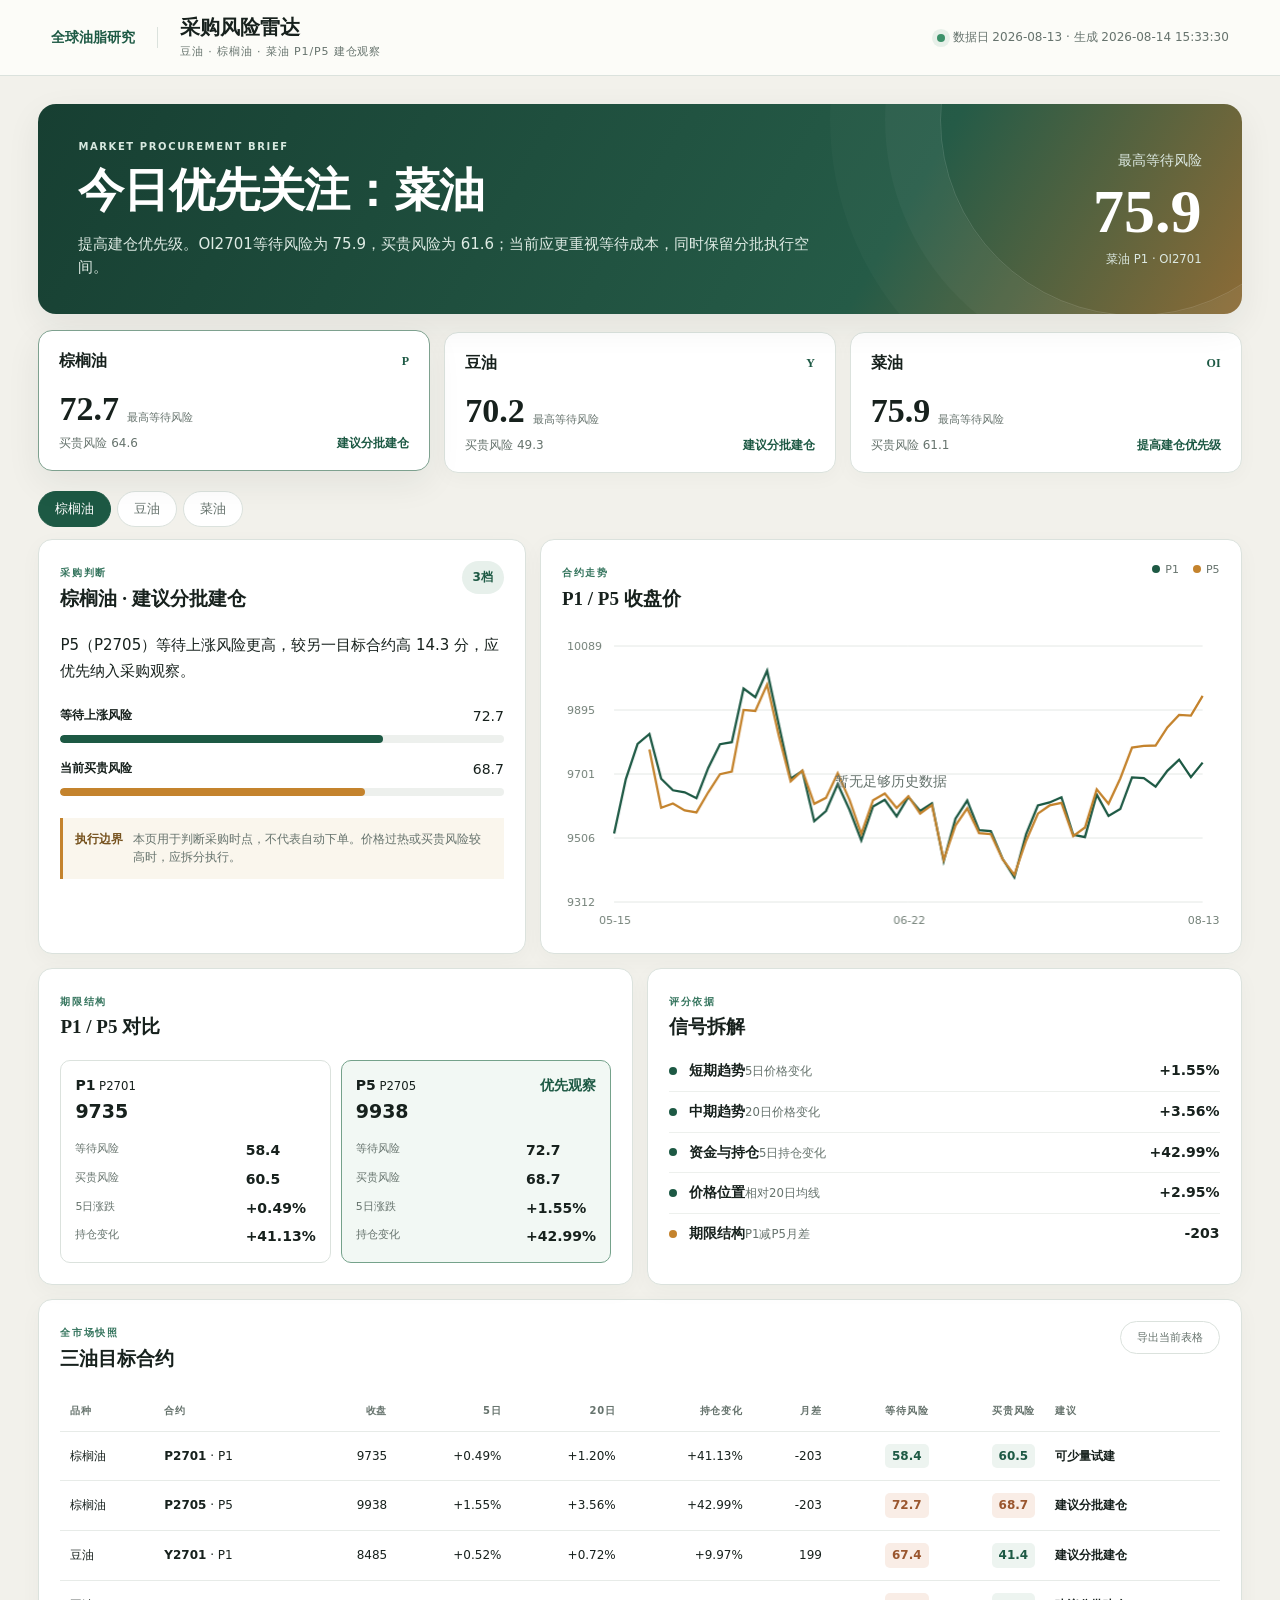
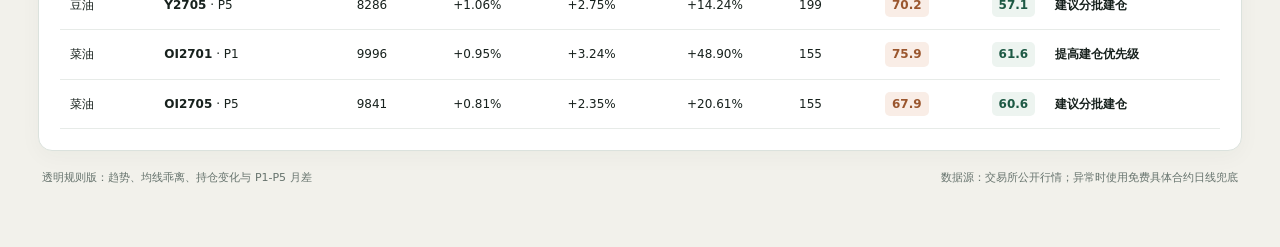
<file: procurement/index.html>
<!doctype html>
<html lang="zh-CN">
<head>
  <meta charset="utf-8">
  <meta name="viewport" content="width=device-width,initial-scale=1">
  <meta name="description" content="豆油、棕榈油、菜油 P1/P5 采购风险雷达">
  <title>三大油脂采购风险雷达</title>
  <link rel="stylesheet" href="./procurement.css?v=1">
</head>
<body>
  <header class="topbar">
    <div class="brand">
      <a class="back" href="../">全球油脂研究</a>
      <div><h1>采购风险雷达</h1><p>豆油 · 棕榈油 · 菜油 P1/P5 建仓观察</p></div>
    </div>
    <div class="asof"><span class="live-dot"></span><span id="asOf">读取最新数据…</span></div>
  </header>

  <main>
    <section class="hero">
      <div>
        <p class="eyebrow">MARKET PROCUREMENT BRIEF</p>
        <h2 id="heroTitle">今日油脂采购优先级</h2>
        <p id="heroCopy" class="hero-copy">正在计算等待上涨与当前买贵的相对风险。</p>
      </div>
      <div class="hero-score"><span>最高等待风险</span><strong id="topRisk">—</strong><small id="topRiskName">—</small></div>
    </section>

    <section id="oilOverview" class="oil-overview" aria-label="三大油脂风险总览"></section>

    <section class="workspace">
      <nav class="oil-tabs" id="oilTabs" aria-label="选择油脂品种"></nav>
      <div class="workspace-grid">
        <article class="panel decision-panel">
          <div class="panel-heading"><div><span class="kicker">采购判断</span><h3 id="decisionTitle">—</h3></div><span id="stageBadge" class="stage-badge">—</span></div>
          <p id="decisionCopy" class="decision-copy">—</p>
          <div id="riskBars" class="risk-bars"></div>
          <div class="guardrail"><b>执行边界</b><span>本页用于判断采购时点，不代表自动下单。价格过热或买贵风险较高时，应拆分执行。</span></div>
        </article>

        <article class="panel chart-panel">
          <div class="panel-heading"><div><span class="kicker">合约走势</span><h3>P1 / P5 收盘价</h3></div><div id="chartLegend" class="chart-legend"></div></div>
          <div class="chart-wrap"><canvas id="priceChart" aria-label="P1与P5历史价格走势图"></canvas><div id="chartEmpty" class="chart-empty" hidden>暂无足够历史数据</div></div>
        </article>
      </div>
    </section>

    <section class="comparison-grid">
      <article class="panel"><div class="panel-heading"><div><span class="kicker">期限结构</span><h3>P1 / P5 对比</h3></div></div><div id="contractCompare" class="contract-compare"></div></article>
      <article class="panel"><div class="panel-heading"><div><span class="kicker">评分依据</span><h3>信号拆解</h3></div></div><div id="signalList" class="signal-list"></div></article>
    </section>

    <section class="panel table-panel">
      <div class="panel-heading"><div><span class="kicker">全市场快照</span><h3>三油目标合约</h3></div><button id="downloadBtn" class="ghost-btn">导出当前表格</button></div>
      <div class="table-scroll"><table><thead><tr><th>品种</th><th>合约</th><th>收盘</th><th>5日</th><th>20日</th><th>持仓变化</th><th>月差</th><th>等待风险</th><th>买贵风险</th><th>建议</th></tr></thead><tbody id="marketTable"></tbody></table></div>
    </section>

    <footer><span id="methodText">透明规则版</span><span>数据源：交易所公开行情；异常时使用免费具体合约日线兜底</span></footer>
  </main>
  <script src="./procurement.js?v=1"></script>
</body>
</html>
</file>
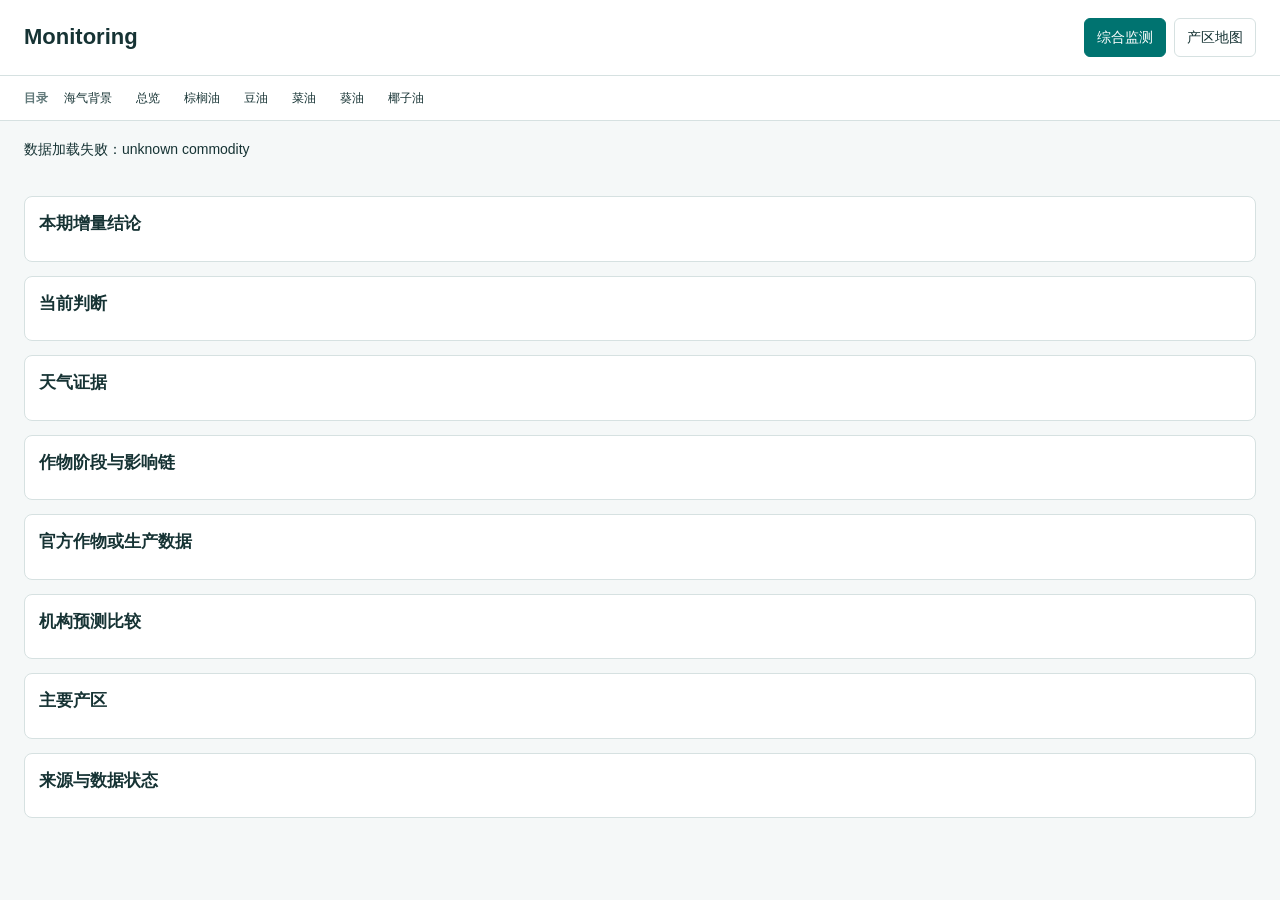
<file: assets/commodity-monitoring/monitoring.html>
<!doctype html><html lang="zh-CN"><head><meta charset="utf-8"><meta name="viewport" content="width=device-width,initial-scale=1"><title>Monitoring</title><link rel="stylesheet" href="../../assets/commodity-monitoring/monitoring.css"></head><body data-root="../.." data-commodity=""><header class="cm-head"><div><h1 id="title">Monitoring</h1><p id="subtitle" class="sub"></p></div><nav class="view-nav"><a class="active" href="./">&#32508;&#21512;&#30417;&#27979;</a><a id="mapNav" href="../../oil/">&#20135;&#21306;&#22320;&#22270;</a></nav></header><nav class="directory-nav"><span>&#30446;&#24405;</span><a href="../../?view=climate">&#28023;&#27668;&#32972;&#26223;</a><a href="../../">&#24635;&#35272;</a><a href="../../palm/monitoring/">&#26837;&#27016;&#27833;</a><a href="../../soybean/monitoring/">&#35910;&#27833;</a><a href="../../rapeseed/monitoring/">&#33756;&#27833;</a><a href="../../sunflower/monitoring/">&#33909;&#27833;</a><a href="../../coconut/monitoring/">&#26928;&#23376;&#27833;</a></nav><main><section id="status" class="status">Loading data...</section><section><div id="countryTabs" class="country-tabs"></div></section><section class="panel"><h2>&#26412;&#26399;&#22686;&#37327;&#32467;&#35770;</h2><div id="increment" class="summary"></div></section><section class="panel"><h2>&#24403;&#21069;&#21028;&#26029;</h2><div id="assessment" class="assessment"></div></section><section class="panel"><h2>&#22825;&#27668;&#35777;&#25454;</h2><div id="weather" class="weather"></div></section><section class="panel"><h2>&#20316;&#29289;&#38454;&#27573;&#19982;&#24433;&#21709;&#38142;</h2><div id="stage"></div></section><section class="panel"><h2>&#23448;&#26041;&#20316;&#29289;&#25110;&#29983;&#20135;&#25968;&#25454;</h2><div id="official"></div></section><section class="panel"><h2>&#26426;&#26500;&#39044;&#27979;&#27604;&#36739;</h2><div id="forecast"></div></section><section class="panel"><h2>&#20027;&#35201;&#20135;&#21306;</h2><div id="regions" class="table-wrap"></div></section><section class="panel"><h2>&#26469;&#28304;&#19982;&#25968;&#25454;&#29366;&#24577;</h2><div id="sources"></div></section></main><script src="../../assets/commodity-monitoring/monitoring.js"></script></body></html>
</file>
<file: procurement/procurement.css>
:root{--ink:#17211d;--muted:#66736d;--line:#dbe2dd;--paper:#f2f1eb;--card:#fff;--green:#1d5944;--green2:#34745d;--amber:#c4832d;--red:#b54b3e;--shadow:0 12px 35px rgba(28,45,36,.07)}
*{box-sizing:border-box}body{margin:0;color:var(--ink);background:var(--paper);font:14px/1.55 "Microsoft YaHei","PingFang SC",system-ui,sans-serif}.topbar{height:76px;padding:0 clamp(18px,4vw,62px);display:flex;align-items:center;justify-content:space-between;background:#fcfcf8;border-bottom:1px solid var(--line);position:sticky;top:0;z-index:10}.brand{display:flex;align-items:center;gap:22px}.brand h1,.brand p,h2,h3,p{margin:0}.brand h1{font:700 20px/1.2 Georgia,"Microsoft YaHei",serif}.brand p{font-size:11px;color:var(--muted);letter-spacing:.08em;margin-top:4px}.back{color:var(--green);text-decoration:none;font-weight:700;padding-right:22px;border-right:1px solid var(--line)}.asof{display:flex;align-items:center;gap:8px;font-size:12px;color:var(--muted)}.live-dot{width:8px;height:8px;background:#3c916a;border-radius:50%;box-shadow:0 0 0 5px #3c916a1b}
main{max-width:1500px;margin:auto;padding:28px clamp(16px,3vw,44px) 42px}.hero{min-height:210px;border-radius:18px;padding:34px 40px;background:linear-gradient(120deg,#173f32,#255b47 70%,#8c6b36);color:#fff;display:flex;align-items:center;justify-content:space-between;gap:25px;box-shadow:var(--shadow);position:relative;overflow:hidden}.hero:after{content:"";position:absolute;right:-90px;top:-180px;width:390px;height:390px;border:1px solid #ffffff24;border-radius:50%;box-shadow:0 0 0 55px #ffffff08,0 0 0 110px #ffffff06}.eyebrow,.kicker{font-size:10px;font-weight:800;letter-spacing:.16em;text-transform:uppercase}.eyebrow{color:#d7e8df;margin-bottom:11px}.hero h2{font:700 clamp(28px,4vw,46px)/1.12 Georgia,"Microsoft YaHei",serif;letter-spacing:-.02em}.hero-copy{max-width:740px;margin-top:16px;color:#deebe4;font-size:15px}.hero-score{position:relative;z-index:1;min-width:190px;text-align:right}.hero-score span,.hero-score small{display:block;color:#dce9e2}.hero-score strong{display:block;font:700 62px/1 Georgia,serif;margin:8px 0}
.oil-overview{display:grid;grid-template-columns:repeat(3,1fr);gap:14px;margin:18px 0}.oil-card{border:1px solid var(--line);border-radius:14px;background:var(--card);padding:18px 20px;cursor:pointer;transition:.2s;box-shadow:0 5px 20px rgba(30,50,40,.03)}.oil-card:hover,.oil-card.active{transform:translateY(-2px);border-color:#7ea18f;box-shadow:var(--shadow)}.oil-card-head{display:flex;align-items:center;justify-content:space-between}.oil-card h3{font-size:16px}.oil-code{font:700 12px Georgia,serif;color:var(--green)}.oil-card-score{display:flex;align-items:flex-end;gap:8px;margin:18px 0 8px}.oil-card-score strong{font:700 34px/1 Georgia,serif}.oil-card-score span{font-size:11px;color:var(--muted)}.oil-card-foot{display:flex;justify-content:space-between;color:var(--muted);font-size:12px}.action-text{color:var(--green);font-weight:700}
.workspace{margin-top:6px}.oil-tabs{display:flex;gap:6px;margin-bottom:12px}.oil-tabs button,.ghost-btn{border:1px solid var(--line);background:#fff;color:var(--muted);border-radius:999px;padding:8px 16px;cursor:pointer}.oil-tabs button.active{background:var(--green);border-color:var(--green);color:#fff}.workspace-grid,.comparison-grid{display:grid;grid-template-columns:minmax(350px,.82fr) minmax(500px,1.18fr);gap:14px}.comparison-grid{margin-top:14px;grid-template-columns:1fr 1fr}.panel{background:var(--card);border:1px solid var(--line);border-radius:14px;padding:21px;box-shadow:0 6px 22px rgba(30,50,40,.035)}.panel-heading{display:flex;justify-content:space-between;align-items:flex-start;gap:12px;margin-bottom:20px}.panel-heading h3{font:700 19px/1.3 Georgia,"Microsoft YaHei",serif;margin-top:4px}.kicker{color:var(--green2)}.stage-badge{padding:7px 11px;border-radius:999px;background:#e7f0eb;color:var(--green);font-size:12px;font-weight:700}.decision-copy{font-size:15px;line-height:1.75;margin-bottom:22px}.risk-bars{display:grid;gap:16px}.risk-row-head{display:flex;justify-content:space-between;margin-bottom:7px}.risk-row-head b{font-size:12px}.risk-track{height:8px;background:#edf0ed;border-radius:999px;overflow:hidden}.risk-fill{height:100%;border-radius:inherit;background:var(--green)}.risk-fill.buy{background:var(--amber)}.guardrail{display:grid;grid-template-columns:auto 1fr;gap:10px;margin-top:22px;padding:12px;border-left:3px solid var(--amber);background:#faf6ed;color:var(--muted);font-size:12px}.guardrail b{color:#76521e}.chart-panel{min-height:390px}.chart-wrap{height:300px;position:relative}.chart-wrap canvas{width:100%;height:100%}.chart-empty{position:absolute;inset:0;display:grid;place-items:center;color:var(--muted)}.chart-legend{display:flex;gap:14px;font-size:11px;color:var(--muted)}.legend-dot{display:inline-block;width:8px;height:8px;border-radius:50%;margin-right:5px}
.contract-compare{display:grid;grid-template-columns:1fr 1fr;gap:10px}.contract-box{border:1px solid var(--line);border-radius:10px;padding:14px}.contract-box.preferred{border-color:#75a28b;background:#f2f8f4}.contract-box-head{display:flex;justify-content:space-between;align-items:center}.contract-box strong{font-size:19px}.contract-box dl{display:grid;grid-template-columns:1fr auto;gap:7px;margin:14px 0 0}.contract-box dt{color:var(--muted);font-size:11px}.contract-box dd{margin:0;font-weight:700;font-variant-numeric:tabular-nums}.signal-list{display:grid;gap:9px}.signal{display:grid;grid-template-columns:10px 1fr auto;gap:10px;align-items:center;padding-bottom:9px;border-bottom:1px solid #edf0ed}.signal:last-child{border:0}.signal-dot{width:8px;height:8px;border-radius:50%;background:var(--green)}.signal-dot.negative{background:var(--amber)}.signal small{color:var(--muted)}
.table-panel{margin-top:14px}.table-scroll{overflow:auto}table{border-collapse:collapse;width:100%;min-width:980px}th,td{padding:12px 10px;border-bottom:1px solid #e7ebe8;text-align:right;font-variant-numeric:tabular-nums}th:first-child,td:first-child,th:nth-child(2),td:nth-child(2),th:last-child,td:last-child{text-align:left}th{font-size:10px;color:var(--muted);letter-spacing:.08em;text-transform:uppercase}td{font-size:12px}.risk-chip{display:inline-block;min-width:42px;text-align:center;border-radius:5px;padding:3px 7px;background:#edf4f0;color:var(--green);font-weight:700}.risk-chip.high{background:#f9ede6;color:#9a562e}.ghost-btn{font-size:11px}footer{display:flex;justify-content:space-between;gap:20px;color:var(--muted);font-size:11px;padding:18px 4px}
.error-state{padding:30px;border:1px solid #e6c5bd;background:#fff6f3;color:#8d4335;border-radius:12px;text-align:center}
@media(max-width:980px){.workspace-grid,.comparison-grid{grid-template-columns:1fr}.hero{padding:28px}.hero-score{min-width:145px}.oil-overview{grid-template-columns:1fr}.oil-card-score{margin:10px 0}.oil-card-foot{justify-content:flex-start;gap:20px}}@media(max-width:620px){.topbar{height:auto;padding:14px 16px}.brand{gap:10px}.brand p,.back{display:none}.asof{font-size:10px}.hero{display:block;min-height:0}.hero-score{text-align:left;margin-top:24px}.hero-score strong{font-size:48px}.panel{padding:16px}.contract-compare{grid-template-columns:1fr}footer{display:block}footer span{display:block;margin-bottom:4px}}
</file>
<file: assets/commodity-monitoring/monitoring.css>
:root{--cm:#007370;--bg:#f5f8f8;--ink:#163334;--muted:#607879;--line:#d6e1e1}*{box-sizing:border-box}body{margin:0;background:var(--bg);color:var(--ink);font:14px/1.5 Arial,"Microsoft YaHei",sans-serif}.cm-head,main{max-width:1280px;margin:auto;padding:18px 24px}.cm-head{display:flex;justify-content:space-between;gap:18px;align-items:center;background:#fff;max-width:none;padding-left:max(24px,calc((100% - 1280px)/2 + 24px));padding-right:max(24px,calc((100% - 1280px)/2 + 24px));border-bottom:1px solid var(--line)}h1,h2,h3,p{margin:0}.cm-head h1{font-size:22px}.sub{color:var(--muted);margin-top:3px}.view-nav,.country-tabs,.directory-nav{display:flex;gap:8px;flex-wrap:wrap;align-items:center}.directory-nav{padding:9px max(24px,calc((100% - 1280px)/2 + 24px));background:#fff;border-bottom:1px solid var(--line)}.directory-nav span{color:var(--muted);font-weight:800;font-size:12px}.directory-nav a{color:var(--ink);text-decoration:none;padding:4px 8px;border-radius:4px;font-size:12px}.directory-nav a:hover{background:#eaf5f4;color:var(--cm)}.view-nav a,.country-tabs button,.region-link{border:1px solid var(--line);background:white;color:var(--ink);padding:8px 12px;text-decoration:none;border-radius:6px;cursor:pointer}.view-nav .active,.country-tabs button.active{background:var(--cm);color:#fff;border-color:var(--cm)}.status{display:grid;grid-template-columns:repeat(5,minmax(120px,1fr));gap:8px;margin-bottom:18px}.status div,.panel{background:#fff;border:1px solid var(--line);border-radius:8px;padding:14px}.status small,.muted{display:block;color:var(--muted)}.status b{font-size:14px}.country-tabs{margin:0 0 18px}.panel{margin:0 0 14px}.panel h2{font-size:17px;margin-bottom:10px}.summary{display:grid;grid-template-columns:repeat(3,1fr);gap:10px}.summary article{border-left:3px solid var(--cm);background:#f7fbfb;padding:10px}.assessment{display:grid;grid-template-columns:repeat(2,1fr);gap:10px}.assessment article{border:1px solid var(--line);padding:10px;border-radius:6px}.assessment h3{font-size:14px;margin-bottom:4px}.weather{display:grid;grid-template-columns:repeat(4,1fr);gap:10px}.weather b{font-size:18px}.cards{display:grid;grid-template-columns:repeat(3,1fr);gap:10px}.card{border:1px solid var(--line);padding:10px;border-radius:6px}.card b{display:block;font-size:16px}.table-wrap{overflow:auto}table{border-collapse:collapse;width:100%;min-width:720px}th,td{text-align:left;padding:8px;border-bottom:1px solid var(--line);vertical-align:top}th{color:var(--muted);font-weight:600}.empty{color:var(--muted);padding:10px;background:#f7fafa}@media(max-width:760px){.cm-head{display:block}.view-nav{margin-top:12px}.status,.summary,.assessment,.weather,.cards{grid-template-columns:1fr 1fr}main,.cm-head{padding:14px}}@media(max-width:440px){.status,.summary,.assessment,.weather,.cards{grid-template-columns:1fr}}
</file>
